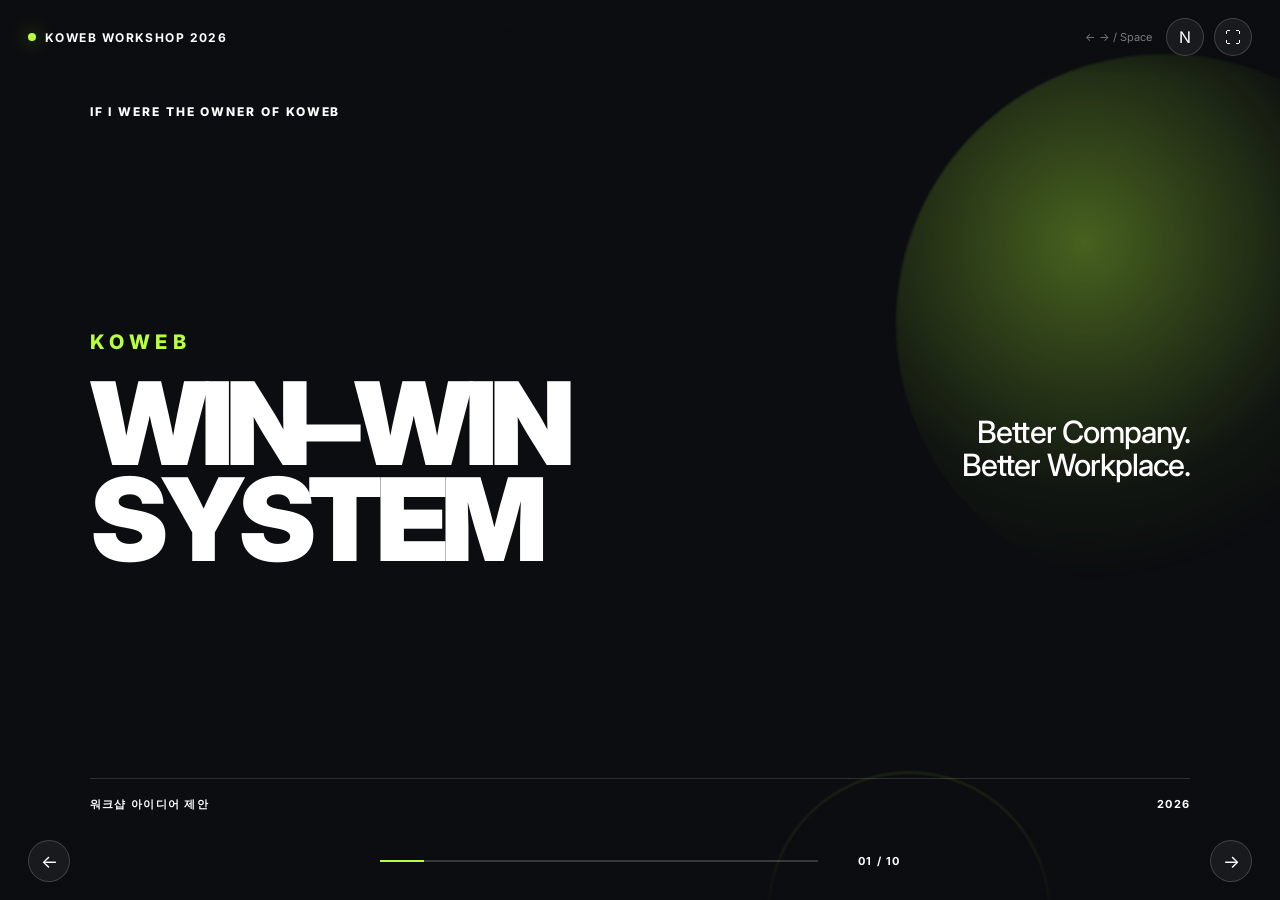
<file: index.html>
<!doctype html>
<html lang="id">
<head>
  <meta charset="utf-8" />
  <meta name="viewport" content="width=device-width, initial-scale=1" />
  <meta name="theme-color" content="#0b0d10" />
  <title>KOWEB Win-Win System</title>
  <link rel="stylesheet" href="css/style.css" />
</head>
<body>
  <div class="app">
    <header class="topbar">
      <div class="brand"><span class="brand-dot"></span>KOWEB WORKSHOP 2026</div>
      <div class="topbar-right">
        <span class="hint">← → / Space</span>
        <button class="icon-btn" id="notesBtn" aria-label="Toggle speaker notes">N</button>
        <button class="icon-btn" id="fullscreenBtn" aria-label="Fullscreen">⛶</button>
      </div>
    </header>

    <main class="deck" id="deck" aria-live="polite">

      <!-- 01 COVER -->
      <section class="slide is-active theme-dark" data-title="Cover">
        <div class="slide-inner cover-grid">
          <div class="eyebrow reveal">IF I WERE THE OWNER OF KOWEB</div>
          <div class="cover-title-wrap">
            <div class="kicker reveal delay-1">KOWEB</div>
            <h1 class="display reveal delay-2">WIN–WIN<br>SYSTEM</h1>
          </div>
          <p class="lead reveal delay-3">
            Better Company.<br>
            Better Workplace.
          </p>
          <div class="cover-footer reveal delay-4">
            <span>워크샵 아이디어 제안</span>
            <span>2026</span>
          </div>
          <div class="orb orb-a"></div>
          <div class="orb orb-b"></div>
        </div>
      </section>

      <!-- 02 PRINCIPLE -->
      <section class="slide theme-light" data-title="Principle">
        <div class="slide-inner split-layout">
          <div class="left-block">
            <span class="slide-no reveal">01</span>
            <p class="eyebrow dark reveal delay-1">THE PRINCIPLE</p>
            <h2 class="headline reveal delay-2">
              Perusahaan tumbuh.<br>
              Karyawan juga harus ikut tumbuh.
            </h2>
          </div>
          <div class="right-block">
            <div class="quote-card reveal delay-3">
              <p>
                “Saya tidak ingin membuat KOWEB yang hanya bagus untuk client,
                atau hanya nyaman untuk karyawan.”
              </p>
              <div class="quote-rule"></div>
              <strong>
                Saya ingin sistem di mana pertumbuhan perusahaan
                dan kualitas hidup kerja bisa jalan bareng.
              </strong>
            </div>
          </div>
        </div>
      </section>

      <!-- 03 PILLARS -->
      <section class="slide theme-ink" data-title="4 Pillars">
        <div class="slide-inner">
          <div class="section-head">
            <div>
              <span class="slide-no reveal">02</span>
              <p class="eyebrow reveal delay-1">THE SYSTEM</p>
            </div>
            <p class="section-caption reveal delay-2">4 area perubahan yang saling mendukung</p>
          </div>
          <div class="pillars">
            <article class="pillar reveal delay-1">
              <span>01</span>
              <h3>WORK<br>BETTER</h3>
              <p>Hybrid work<br>Focus time</p>
            </article>
            <article class="pillar reveal delay-2">
              <span>02</span>
              <h3>WORK<br>FAIR</h3>
              <p>Overtime system<br>Project reward</p>
            </article>
            <article class="pillar reveal delay-3">
              <span>03</span>
              <h3>GROW<br>BETTER</h3>
              <p>Career path<br>Growth hours</p>
            </article>
            <article class="pillar reveal delay-4">
              <span>04</span>
              <h3>WORK<br>SMARTER</h3>
              <p>Reusable system<br>Employee ideas</p>
            </article>
          </div>
        </div>
      </section>

      <!-- 04 WORK BETTER -->
      <section class="slide theme-light" data-title="Work Better">
        <div class="slide-inner">
          <div class="section-head dark-head">
            <div>
              <span class="slide-no reveal">03</span>
              <p class="eyebrow dark reveal delay-1">WORK BETTER</p>
            </div>
            <div class="big-stat reveal delay-2"><b></b><span></span></div>
          </div>

          <div class="two-col">
            <div class="feature-copy reveal delay-2">
              <h2>Hybrid work<br>yang terukur.</h2>
              <p>
                Mulai dari 2-3 hari WFH per minggu
                Berlaku jika project aman, monitoring pekerjaan
                dan komunikasi tetap aktif.
              </p>
              <div class="micro-rule"></div>
              <h4></h4>
              <p class="small"></p>
            </div>

            <div class="benefit-stack">
              <div class="benefit-card employee reveal delay-3">
                <span class="tag">EMPLOYEE</span>
                <h3>Less commute.<br>More focus.</h3>
                <p>Hemat waktu, energi, ongkos, dan punya ruang untuk deep work.</p>
              </div>
              <div class="benefit-card company reveal delay-4">
                <span class="tag">COMPANY</span>
                <h3>Better retention.<br>Better output.</h3>
                <p>Benefit tambahan tanpa menambah fixed cost besar.</p>
              </div>
            </div>
          </div>
        </div>
      </section>

      <!-- 05 WORK FAIR -->
      <section class="slide theme-accent" data-title="Work Fair">
        <div class="slide-inner">
          <div class="section-head">
            <div>
              <span class="slide-no reveal">04</span>
              <p class="eyebrow reveal delay-1">WORK FAIR</p>
            </div>
            <p class="section-caption reveal delay-2">Urgent boleh. Dianggap normal jangan.</p>
          </div>

          <div class="fair-grid">
            <div class="fair-main reveal delay-2">
              <h2>Healthy<br>Overtime System</h2>
              <p>Lembur karena urgent client, launch, atau technical issue tetap mungkin terjadi.</p>
              <div class="chips">
                <span>Overtime allowance</span>
                <span>Replacement leave</span>
                <span>Late arrival option</span>
                <span>Meal / transport</span>
              </div>
            </div>

            <div class="reward-panel reveal delay-3">
              <div class="reward-badge">+ REWARD</div>
              <h3>Project selesai,<br>tim ikut merasakan hasilnya.</h3>
              <p>
                Jika project on-time, client approve, tidak ada major issue,
                dan margin sehat: beri reward kecil atau additional leave.
              </p>
            </div>
          </div>

          <div class="bottom-insight reveal delay-4">
            <span>WHY IT MATTERS</span>
            <strong>Fairness meningkatkan ownership.</strong>
            <p>Kalau effort tambahan diakui, orang lebih willing bantu ketika benar-benar urgent.</p>
          </div>
        </div>
      </section>

      <!-- 06 GROW BETTER -->
      <section class="slide theme-light" data-title="Grow Better">
        <div class="slide-inner">
          <div class="section-head dark-head">
            <div>
              <span class="slide-no reveal">05</span>
              <p class="eyebrow dark reveal delay-1">GROW BETTER</p>
            </div>
            <p class="section-caption dark reveal delay-2">Bukan cuma “minta naik gaji” — tapi tahu cara layak naik.</p>
          </div>

          <div class="career-grid">
            <div class="career-path reveal delay-2">
              <div class="path-line"></div>
              <div class="career-node">
                <span>01</span><h4>JUNIOR</h4><p>Task + guidance</p>
              </div>
              <div class="career-node">
                <span>02</span><h4>MIDDLE</h4><p>Independent project</p>
              </div>
              <div class="career-node">
                <span>03</span><h4>SENIOR</h4><p>Complex problem + mentoring</p>
              </div>
              <div class="career-node">
                <span>04</span><h4>LEAD</h4><p>Quality + coordination</p>
              </div>
            </div>

            <div class="career-side">
              <div class="metric-box reveal delay-3">
                <b>6–12</b>
                <span>MONTH REVIEW</span>
                <p>Evaluasi periodik dengan kriteria yang jelas.</p>
              </div>
              <div class="metric-box reveal delay-4">
                <b>4</b>
                <span>HOURS / MONTH</span>
                <p>Growth Hours untuk AI, Figma, React, motion, SEO, accessibility, dll.</p>
              </div>
            </div>
          </div>
        </div>
      </section>

      <!-- 07 WORK SMARTER -->
      <section class="slide theme-ink" data-title="Work Smarter">
        <div class="slide-inner">
          <div class="section-head">
            <div>
              <span class="slide-no reveal">06</span>
              <p class="eyebrow reveal delay-1">WORK SMARTER</p>
            </div>
            <p class="section-caption reveal delay-2">Kurangi kerja repetitif. Simpan pengalaman jadi aset.</p>
          </div>

          <div class="smart-grid">
            <div class="code-card reveal delay-2">
              <div class="code-top">
                <span></span><span></span><span></span>
                <em>KOWEB UI LIBRARY</em>
              </div>
              <div class="code-lines">
                <p><i>01</i> Header / Navigation</p>
                <p><i>02</i> Swiper / Tabs / Modal</p>
                <p><i>03</i> Board / Gallery / Form</p>
                <p><i>04</i> Animation / Responsive Pattern</p>
              </div>
              <div class="code-note">reuse structure & logic — not copy design</div>
            </div>

            <div class="idea-card reveal delay-3">
              <span class="idea-label">MONTHLY IDEA</span>
              <h3>Problem → Idea → Impact</h3>
              <p>
                Semua orang boleh submit improvement kecil.
                Manajemen pilih 1 yang paling realistis untuk diuji tiap bulan.
              </p>
              <div class="idea-footer">
                <span>Owner knows the business.</span>
                <strong>Employees know the workflow.</strong>
              </div>
            </div>
          </div>
        </div>
      </section>

      <!-- 08 PILOT -->
      <section class="slide theme-light" data-title="Pilot">
        <div class="slide-inner">
          <div class="section-head dark-head">
            <div>
              <span class="slide-no reveal">07</span>
              <p class="eyebrow dark reveal delay-1">IMPLEMENTATION</p>
            </div>
            <div class="pilot-title reveal delay-2">3-MONTH PILOT</div>
          </div>

          <div class="timeline">
            <article class="timeline-item reveal delay-1">
              <div class="month">M1</div>
              <h3>WORK BETTER</h3>
              <p>WFH 2-3 hari/minggu<br>+ Focus Time</p>
            </article>
            <article class="timeline-item reveal delay-2">
              <div class="month">M2</div>
              <h3>GROW BETTER</h3>
              <p>Career framework<br>+ Growth Hours</p>
            </article>
            <article class="timeline-item reveal delay-3">
              <div class="month">M3</div>
              <h3>WORK FAIR + SMARTER</h3>
              <p>Reward pilot<br>+ UI library + idea system</p>
            </article>
          </div>

          <div class="pilot-footer reveal delay-4">
            <span>Low cost</span>
            <span>Small scope</span>
            <span>Easy to evaluate</span>
            <strong>If it works → continue. If not → adjust.</strong>
          </div>
        </div>
      </section>

      <!-- 09 SCORECARD -->
      <section class="slide theme-soft" data-title="Scorecard">
        <div class="slide-inner">
          <div class="section-head dark-head">
            <div>
              <span class="slide-no reveal">08</span>
              <p class="eyebrow dark reveal delay-1">HOW WE MEASURE IT</p>
            </div>
            <p class="section-caption dark reveal delay-2">Bukan berdasarkan feeling. Pakai data sederhana.</p>
          </div>

          <div class="score-grid">
            <div class="score-col reveal delay-2">
              <span class="score-title">COMPANY</span>
              <div class="score-row"><b>01</b><p>Project delivery</p></div>
              <div class="score-row"><b>02</b><p>Revision rate</p></div>
              <div class="score-row"><b>03</b><p>Client complaints</p></div>
              <div class="score-row"><b>04</b><p>Productivity / quality</p></div>
            </div>
            <div class="score-center reveal delay-3">
              <div class="win-ring">
                <span>WIN</span>
                <strong>↔</strong>
                <span>WIN</span>
              </div>
            </div>
            <div class="score-col reveal delay-4">
              <span class="score-title">EMPLOYEE</span>
              <div class="score-row"><b>01</b><p>Overtime frequency</p></div>
              <div class="score-row"><b>02</b><p>Workload clarity</p></div>
              <div class="score-row"><b>03</b><p>Skill growth</p></div>
              <div class="score-row"><b>04</b><p>Work satisfaction</p></div>
            </div>
          </div>
        </div>
      </section>

      <!-- 10 CLOSING -->
      <section class="slide theme-dark" data-title="Closing">
        <div class="slide-inner closing-layout">
          <p class="eyebrow reveal">THE KOWEB I WANT TO BUILD</p>
          <h2 class="closing-title reveal delay-1">
            BETTER<br>
            <span>COMPANY.</span>
          </h2>
          <h2 class="closing-title second reveal delay-2">
            BETTER<br>
            <span>PEOPLE.</span>
          </h2>
          <p class="closing-copy reveal delay-3">
            회사가 성장하면 직원도 성장하고,<br>
            직원이 성장하면 회사도 성장합니다.
          </p>
          <div class="closing-footer reveal delay-4">
            <strong>BETTER KOWEB.</strong>
            <span>감사합니다.</span>
          </div>
          <div class="closing-line"></div>
        </div>
      </section>

    </main>

    <aside class="speaker-notes" id="speakerNotes">
      <div class="notes-head">
        <strong>Speaker Notes</strong>
        <span>Press N to close</span>
      </div>
      <div id="notesText"></div>
    </aside>

    <footer class="controls">
      <button id="prevBtn" aria-label="Previous slide">←</button>
      <div class="progress-wrap">
        <div class="progress"><span id="progressBar"></span></div>
        <div class="slide-counter"><span id="currentSlide">01</span> / <span id="totalSlides">10</span></div>
      </div>
      <button id="nextBtn" aria-label="Next slide">→</button>
    </footer>
  </div>

  <script src="js/presentation.js"></script>
</body>
</html>
</file>
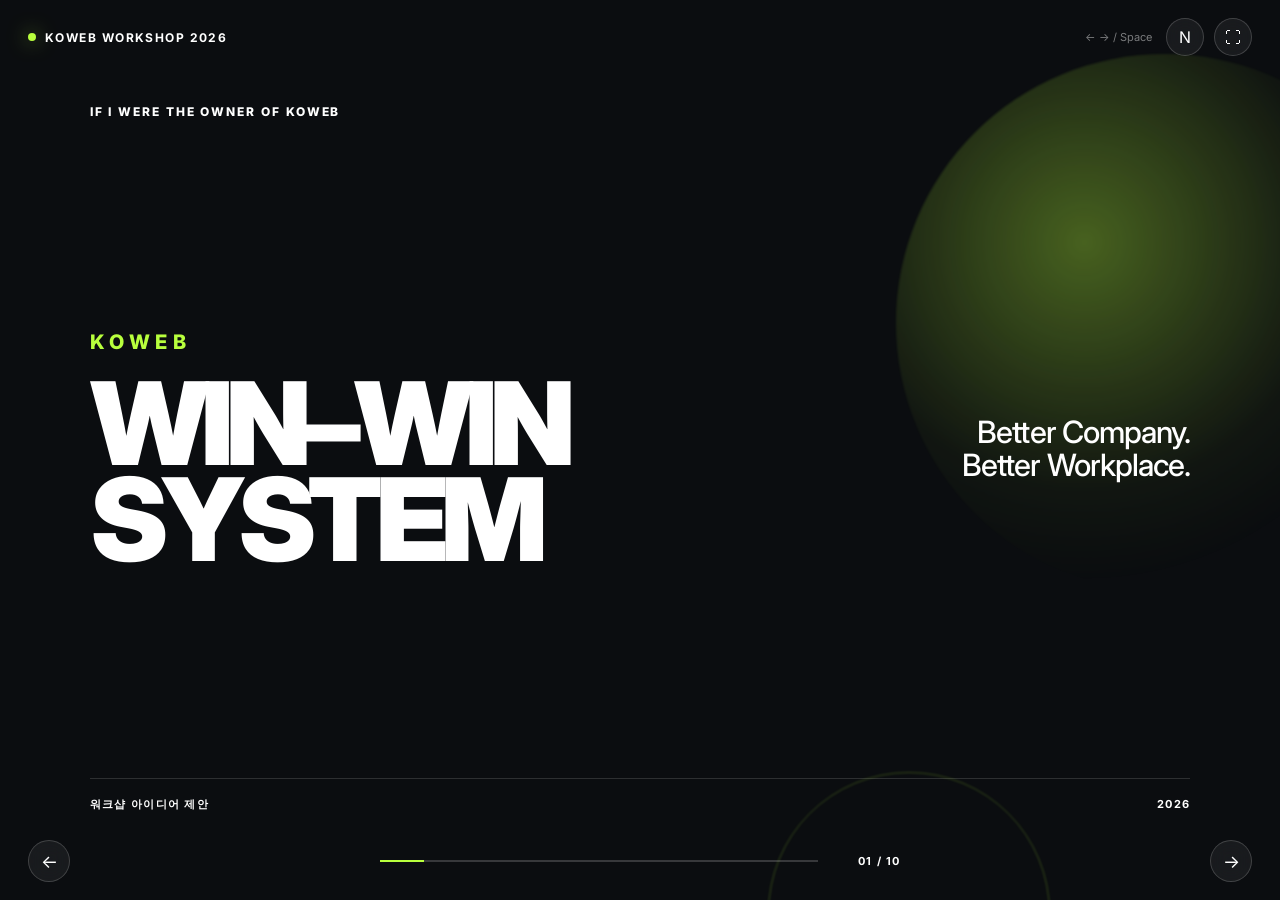
<file: koweb-winwin-presentation/index.html>
<!doctype html>
<html lang="id">
<head>
  <meta charset="utf-8" />
  <meta name="viewport" content="width=device-width, initial-scale=1" />
  <meta name="theme-color" content="#0b0d10" />
  <title>KOWEB Win-Win System</title>
  <link rel="stylesheet" href="css/style.css" />
</head>
<body>
  <div class="app">
    <header class="topbar">
      <div class="brand"><span class="brand-dot"></span>KOWEB WORKSHOP 2026</div>
      <div class="topbar-right">
        <span class="hint">← → / Space</span>
        <button class="icon-btn" id="notesBtn" aria-label="Toggle speaker notes">N</button>
        <button class="icon-btn" id="fullscreenBtn" aria-label="Fullscreen">⛶</button>
      </div>
    </header>

    <main class="deck" id="deck" aria-live="polite">

      <!-- 01 COVER -->
      <section class="slide is-active theme-dark" data-title="Cover">
        <div class="slide-inner cover-grid">
          <div class="eyebrow reveal">IF I WERE THE OWNER OF KOWEB</div>
          <div class="cover-title-wrap">
            <div class="kicker reveal delay-1">KOWEB</div>
            <h1 class="display reveal delay-2">WIN–WIN<br>SYSTEM</h1>
          </div>
          <p class="lead reveal delay-3">
            Better Company.<br>
            Better Workplace.
          </p>
          <div class="cover-footer reveal delay-4">
            <span>워크샵 아이디어 제안</span>
            <span>2026</span>
          </div>
          <div class="orb orb-a"></div>
          <div class="orb orb-b"></div>
        </div>
      </section>

      <!-- 02 PRINCIPLE -->
      <section class="slide theme-light" data-title="Principle">
        <div class="slide-inner split-layout">
          <div class="left-block">
            <span class="slide-no reveal">01</span>
            <p class="eyebrow dark reveal delay-1">THE PRINCIPLE</p>
            <h2 class="headline reveal delay-2">
              Perusahaan tumbuh.<br>
              Karyawan juga harus ikut tumbuh.
            </h2>
          </div>
          <div class="right-block">
            <div class="quote-card reveal delay-3">
              <p>
                “Saya tidak ingin membuat KOWEB yang hanya bagus untuk client,
                atau hanya nyaman untuk karyawan.”
              </p>
              <div class="quote-rule"></div>
              <strong>
                Saya ingin sistem di mana pertumbuhan perusahaan
                dan kualitas hidup kerja bisa jalan bareng.
              </strong>
            </div>
          </div>
        </div>
      </section>

      <!-- 03 PILLARS -->
      <section class="slide theme-ink" data-title="4 Pillars">
        <div class="slide-inner">
          <div class="section-head">
            <div>
              <span class="slide-no reveal">02</span>
              <p class="eyebrow reveal delay-1">THE SYSTEM</p>
            </div>
            <p class="section-caption reveal delay-2">4 area perubahan yang saling mendukung</p>
          </div>
          <div class="pillars">
            <article class="pillar reveal delay-1">
              <span>01</span>
              <h3>WORK<br>BETTER</h3>
              <p>Hybrid work<br>Focus time</p>
            </article>
            <article class="pillar reveal delay-2">
              <span>02</span>
              <h3>WORK<br>FAIR</h3>
              <p>Overtime system<br>Project reward</p>
            </article>
            <article class="pillar reveal delay-3">
              <span>03</span>
              <h3>GROW<br>BETTER</h3>
              <p>Career path<br>Growth hours</p>
            </article>
            <article class="pillar reveal delay-4">
              <span>04</span>
              <h3>WORK<br>SMARTER</h3>
              <p>Reusable system<br>Employee ideas</p>
            </article>
          </div>
        </div>
      </section>

      <!-- 04 WORK BETTER -->
      <section class="slide theme-light" data-title="Work Better">
        <div class="slide-inner">
          <div class="section-head dark-head">
            <div>
              <span class="slide-no reveal">03</span>
              <p class="eyebrow dark reveal delay-1">WORK BETTER</p>
            </div>
            <div class="big-stat reveal delay-2"><b>1</b><span>DAY / WEEK</span></div>
          </div>

          <div class="two-col">
            <div class="feature-copy reveal delay-2">
              <h2>Hybrid work<br>yang terukur.</h2>
              <p>
                Mulai dari 1 hari WFH per minggu selama 3 bulan.
                Berlaku jika project aman, tidak ada meeting penting,
                dan komunikasi tetap aktif.
              </p>
              <div class="micro-rule"></div>
              <h4>+ Focus Time</h4>
              <p class="small">2 jam tanpa meeting internal untuk pekerjaan yang butuh konsentrasi.</p>
            </div>

            <div class="benefit-stack">
              <div class="benefit-card employee reveal delay-3">
                <span class="tag">EMPLOYEE</span>
                <h3>Less commute.<br>More focus.</h3>
                <p>Hemat waktu, energi, ongkos, dan punya ruang untuk deep work.</p>
              </div>
              <div class="benefit-card company reveal delay-4">
                <span class="tag">COMPANY</span>
                <h3>Better retention.<br>Better output.</h3>
                <p>Benefit tambahan tanpa menambah fixed cost besar.</p>
              </div>
            </div>
          </div>
        </div>
      </section>

      <!-- 05 WORK FAIR -->
      <section class="slide theme-accent" data-title="Work Fair">
        <div class="slide-inner">
          <div class="section-head">
            <div>
              <span class="slide-no reveal">04</span>
              <p class="eyebrow reveal delay-1">WORK FAIR</p>
            </div>
            <p class="section-caption reveal delay-2">Urgent boleh. Dianggap normal jangan.</p>
          </div>

          <div class="fair-grid">
            <div class="fair-main reveal delay-2">
              <h2>Healthy<br>Overtime System</h2>
              <p>Lembur karena urgent client, launch, atau technical issue tetap mungkin terjadi.</p>
              <div class="chips">
                <span>Overtime allowance</span>
                <span>Replacement leave</span>
                <span>Late arrival option</span>
                <span>Meal / transport</span>
              </div>
            </div>

            <div class="reward-panel reveal delay-3">
              <div class="reward-badge">+ REWARD</div>
              <h3>Project selesai,<br>tim ikut merasakan hasilnya.</h3>
              <p>
                Jika project on-time, client approve, tidak ada major issue,
                dan margin sehat: beri reward kecil atau additional leave.
              </p>
            </div>
          </div>

          <div class="bottom-insight reveal delay-4">
            <span>WHY IT MATTERS</span>
            <strong>Fairness meningkatkan ownership.</strong>
            <p>Kalau effort tambahan diakui, orang lebih willing bantu ketika benar-benar urgent.</p>
          </div>
        </div>
      </section>

      <!-- 06 GROW BETTER -->
      <section class="slide theme-light" data-title="Grow Better">
        <div class="slide-inner">
          <div class="section-head dark-head">
            <div>
              <span class="slide-no reveal">05</span>
              <p class="eyebrow dark reveal delay-1">GROW BETTER</p>
            </div>
            <p class="section-caption dark reveal delay-2">Bukan cuma “minta naik gaji” — tapi tahu cara layak naik.</p>
          </div>

          <div class="career-grid">
            <div class="career-path reveal delay-2">
              <div class="path-line"></div>
              <div class="career-node">
                <span>01</span><h4>JUNIOR</h4><p>Task + guidance</p>
              </div>
              <div class="career-node">
                <span>02</span><h4>MIDDLE</h4><p>Independent project</p>
              </div>
              <div class="career-node">
                <span>03</span><h4>SENIOR</h4><p>Complex problem + mentoring</p>
              </div>
              <div class="career-node">
                <span>04</span><h4>LEAD</h4><p>Quality + coordination</p>
              </div>
            </div>

            <div class="career-side">
              <div class="metric-box reveal delay-3">
                <b>6–12</b>
                <span>MONTH REVIEW</span>
                <p>Evaluasi periodik dengan kriteria yang jelas.</p>
              </div>
              <div class="metric-box reveal delay-4">
                <b>4</b>
                <span>HOURS / MONTH</span>
                <p>Growth Hours untuk AI, Figma, React, motion, SEO, accessibility, dll.</p>
              </div>
            </div>
          </div>
        </div>
      </section>

      <!-- 07 WORK SMARTER -->
      <section class="slide theme-ink" data-title="Work Smarter">
        <div class="slide-inner">
          <div class="section-head">
            <div>
              <span class="slide-no reveal">06</span>
              <p class="eyebrow reveal delay-1">WORK SMARTER</p>
            </div>
            <p class="section-caption reveal delay-2">Kurangi kerja repetitif. Simpan pengalaman jadi aset.</p>
          </div>

          <div class="smart-grid">
            <div class="code-card reveal delay-2">
              <div class="code-top">
                <span></span><span></span><span></span>
                <em>KOWEB UI LIBRARY</em>
              </div>
              <div class="code-lines">
                <p><i>01</i> Header / Navigation</p>
                <p><i>02</i> Swiper / Tabs / Modal</p>
                <p><i>03</i> Board / Gallery / Form</p>
                <p><i>04</i> Animation / Responsive Pattern</p>
              </div>
              <div class="code-note">reuse structure & logic — not copy design</div>
            </div>

            <div class="idea-card reveal delay-3">
              <span class="idea-label">MONTHLY IDEA</span>
              <h3>Problem → Idea → Impact</h3>
              <p>
                Semua orang boleh submit improvement kecil.
                Manajemen pilih 1 yang paling realistis untuk diuji tiap bulan.
              </p>
              <div class="idea-footer">
                <span>Owner knows the business.</span>
                <strong>Employees know the workflow.</strong>
              </div>
            </div>
          </div>
        </div>
      </section>

      <!-- 08 PILOT -->
      <section class="slide theme-light" data-title="Pilot">
        <div class="slide-inner">
          <div class="section-head dark-head">
            <div>
              <span class="slide-no reveal">07</span>
              <p class="eyebrow dark reveal delay-1">IMPLEMENTATION</p>
            </div>
            <div class="pilot-title reveal delay-2">3-MONTH PILOT</div>
          </div>

          <div class="timeline">
            <article class="timeline-item reveal delay-1">
              <div class="month">M1</div>
              <h3>WORK BETTER</h3>
              <p>WFH 1 hari/minggu<br>+ Focus Time</p>
            </article>
            <article class="timeline-item reveal delay-2">
              <div class="month">M2</div>
              <h3>GROW BETTER</h3>
              <p>Career framework<br>+ Growth Hours</p>
            </article>
            <article class="timeline-item reveal delay-3">
              <div class="month">M3</div>
              <h3>WORK FAIR + SMARTER</h3>
              <p>Reward pilot<br>+ UI library + idea system</p>
            </article>
          </div>

          <div class="pilot-footer reveal delay-4">
            <span>Low cost</span>
            <span>Small scope</span>
            <span>Easy to evaluate</span>
            <strong>If it works → continue. If not → adjust.</strong>
          </div>
        </div>
      </section>

      <!-- 09 SCORECARD -->
      <section class="slide theme-soft" data-title="Scorecard">
        <div class="slide-inner">
          <div class="section-head dark-head">
            <div>
              <span class="slide-no reveal">08</span>
              <p class="eyebrow dark reveal delay-1">HOW WE MEASURE IT</p>
            </div>
            <p class="section-caption dark reveal delay-2">Bukan berdasarkan feeling. Pakai data sederhana.</p>
          </div>

          <div class="score-grid">
            <div class="score-col reveal delay-2">
              <span class="score-title">COMPANY</span>
              <div class="score-row"><b>01</b><p>Project delivery</p></div>
              <div class="score-row"><b>02</b><p>Revision rate</p></div>
              <div class="score-row"><b>03</b><p>Client complaints</p></div>
              <div class="score-row"><b>04</b><p>Productivity / quality</p></div>
            </div>
            <div class="score-center reveal delay-3">
              <div class="win-ring">
                <span>WIN</span>
                <strong>↔</strong>
                <span>WIN</span>
              </div>
            </div>
            <div class="score-col reveal delay-4">
              <span class="score-title">EMPLOYEE</span>
              <div class="score-row"><b>01</b><p>Overtime frequency</p></div>
              <div class="score-row"><b>02</b><p>Workload clarity</p></div>
              <div class="score-row"><b>03</b><p>Skill growth</p></div>
              <div class="score-row"><b>04</b><p>Work satisfaction</p></div>
            </div>
          </div>
        </div>
      </section>

      <!-- 10 CLOSING -->
      <section class="slide theme-dark" data-title="Closing">
        <div class="slide-inner closing-layout">
          <p class="eyebrow reveal">THE KOWEB I WANT TO BUILD</p>
          <h2 class="closing-title reveal delay-1">
            BETTER<br>
            <span>COMPANY.</span>
          </h2>
          <h2 class="closing-title second reveal delay-2">
            BETTER<br>
            <span>PEOPLE.</span>
          </h2>
          <p class="closing-copy reveal delay-3">
            회사가 성장하면 직원도 성장하고,<br>
            직원이 성장하면 회사도 성장합니다.
          </p>
          <div class="closing-footer reveal delay-4">
            <strong>BETTER KOWEB.</strong>
            <span>감사합니다.</span>
          </div>
          <div class="closing-line"></div>
        </div>
      </section>

    </main>

    <aside class="speaker-notes" id="speakerNotes">
      <div class="notes-head">
        <strong>Speaker Notes</strong>
        <span>Press N to close</span>
      </div>
      <div id="notesText"></div>
    </aside>

    <footer class="controls">
      <button id="prevBtn" aria-label="Previous slide">←</button>
      <div class="progress-wrap">
        <div class="progress"><span id="progressBar"></span></div>
        <div class="slide-counter"><span id="currentSlide">01</span> / <span id="totalSlides">10</span></div>
      </div>
      <button id="nextBtn" aria-label="Next slide">→</button>
    </footer>
  </div>

  <script src="js/presentation.js"></script>
</body>
</html>
</file>
<file: css/style.css>
@import url('https://fonts.googleapis.com/css2?family=Inter:wght@400;500;600;700;800;900&display=swap');

:root{
  --bg:#0b0d10;
  --ink:#0e1013;
  --paper:#f4f1ea;
  --soft:#e9e7df;
  --white:#fff;
  --muted:#999f9b;
  --lime:#b8ff3d;
  --line:rgba(255,255,255,.14);
  --darkline:rgba(14,16,19,.15);
  --ease:cubic-bezier(.2,.8,.2,1);
}
*{box-sizing:border-box}
html,body{margin:0;width:100%;height:100%;overflow:hidden;background:#050607;color:#fff;font-family:Inter,Pretendard,Arial,sans-serif}
button{font:inherit}
.app{width:100vw;height:100vh;position:relative;overflow:hidden;background:var(--bg)}
.topbar,.controls{position:fixed;left:0;right:0;z-index:50;display:flex;align-items:center;justify-content:space-between;padding:18px 28px;pointer-events:none}
.topbar{top:0}
.controls{bottom:0}
.brand,.topbar-right,.controls>*{pointer-events:auto}
.brand{font-size:12px;font-weight:700;letter-spacing:.12em;display:flex;align-items:center;gap:9px}
.brand-dot{width:8px;height:8px;border-radius:50%;background:var(--lime);box-shadow:0 0 20px rgba(184,255,61,.7)}
.topbar-right{display:flex;gap:10px;align-items:center}
.hint{font-size:11px;opacity:.45;margin-right:4px}
.icon-btn,.controls button{border:1px solid rgba(255,255,255,.18);background:rgba(255,255,255,.06);color:#fff;border-radius:999px;width:38px;height:38px;cursor:pointer;backdrop-filter:blur(12px);transition:.25s}
.icon-btn:hover,.controls button:hover{background:rgba(255,255,255,.14)}
.controls button{width:42px;height:42px;font-size:18px}
.progress-wrap{width:min(520px,58vw);display:flex;align-items:center;gap:18px}
.progress{height:2px;background:rgba(255,255,255,.18);flex:1;overflow:hidden}
.progress span{display:block;width:10%;height:100%;background:var(--lime);transition:width .45s var(--ease)}
.slide-counter{font-size:11px;font-weight:700;letter-spacing:.1em;min-width:64px;text-align:right}

.deck{width:100%;height:100%;position:relative}
.slide{position:absolute;inset:0;display:none;overflow:hidden}
.slide.is-active{display:block}
.slide-inner{width:100%;height:100%;padding:104px 7vw 88px;position:relative}
.theme-dark,.theme-ink{background:#0b0d10;color:#fff}
.theme-light{background:var(--paper);color:var(--ink)}
.theme-soft{background:var(--soft);color:var(--ink)}
.theme-accent{background:var(--lime);color:#0b0d10}

.eyebrow{font-size:12px;font-weight:800;letter-spacing:.16em;text-transform:uppercase}
.eyebrow.dark{color:rgba(14,16,19,.6)}
.slide-no{display:inline-block;font-size:11px;font-weight:800;border:1px solid currentColor;border-radius:999px;padding:7px 10px;opacity:.65;margin-bottom:16px}
.display{font-size:clamp(70px,9vw,150px);line-height:.83;letter-spacing:-.065em;margin:0;font-weight:900}
.headline{font-size:clamp(42px,5.2vw,86px);line-height:.98;letter-spacing:-.05em;margin:0;font-weight:800}
.lead{font-size:clamp(24px,2.4vw,42px);line-height:1.05;font-weight:500;letter-spacing:-.03em;margin:0}

.cover-grid{display:grid;grid-template-columns:1.2fr .8fr;grid-template-rows:auto 1fr auto;gap:20px}
.cover-grid>.eyebrow{grid-column:1/3}
.cover-title-wrap{align-self:center;z-index:2}
.kicker{font-size:20px;font-weight:800;letter-spacing:.28em;color:var(--lime);margin-bottom:22px}
.cover-grid .lead{align-self:center;justify-self:end;text-align:right;z-index:2}
.cover-footer{grid-column:1/3;display:flex;justify-content:space-between;font-size:11px;font-weight:700;letter-spacing:.12em;opacity:.55;border-top:1px solid var(--line);padding-top:18px}
.orb{position:absolute;border-radius:50%;filter:blur(1px)}
.orb-a{width:42vw;height:42vw;right:-12vw;top:6vh;background:radial-gradient(circle at 35% 35%,rgba(184,255,61,.5),rgba(184,255,61,.06) 50%,transparent 70%);opacity:.7}
.orb-b{width:22vw;height:22vw;right:18vw;bottom:-12vw;border:1px solid rgba(184,255,61,.25)}

.split-layout{display:grid;grid-template-columns:1.05fr .95fr;gap:8vw;align-items:center}
.left-block,.right-block{z-index:2}
.quote-card{border-top:1px solid var(--darkline);border-bottom:1px solid var(--darkline);padding:36px 0}
.quote-card p{font-size:clamp(20px,2vw,34px);line-height:1.35;letter-spacing:-.03em;margin:0 0 34px;color:rgba(14,16,19,.55)}
.quote-card strong{font-size:clamp(20px,2vw,34px);line-height:1.35;display:block;letter-spacing:-.03em}
.quote-rule{width:56px;height:4px;background:var(--ink);margin-bottom:34px}

.section-head{display:flex;justify-content:space-between;align-items:flex-end;margin-bottom:44px}
.section-caption{font-size:14px;opacity:.55;margin:0 0 3px}
.dark-head{color:var(--ink)}
.pillars{display:grid;grid-template-columns:repeat(4,1fr);gap:14px;height:64vh}
.pillar{border:1px solid var(--line);padding:24px;display:flex;flex-direction:column;justify-content:space-between;position:relative;overflow:hidden}
.pillar:after{content:"";position:absolute;width:170px;height:170px;border-radius:50%;background:rgba(184,255,61,.06);right:-70px;bottom:-70px;transition:.4s}
.pillar:hover:after{transform:scale(1.5);background:rgba(184,255,61,.12)}
.pillar>span{font-size:12px;opacity:.5}
.pillar h3{font-size:clamp(28px,3.1vw,54px);line-height:.95;letter-spacing:-.05em;margin:auto 0 24px}
.pillar p{font-size:13px;line-height:1.6;opacity:.55;margin:0}

.big-stat{display:flex;align-items:flex-end;gap:12px}
.big-stat b{font-size:62px;line-height:.8;letter-spacing:-.08em}
.big-stat span{font-size:11px;font-weight:800;letter-spacing:.1em;margin-bottom:2px}
.two-col{display:grid;grid-template-columns:.95fr 1.05fr;gap:8vw;align-items:center}
.feature-copy h2{font-size:clamp(48px,5vw,86px);line-height:.95;margin:0 0 26px;letter-spacing:-.06em}
.feature-copy>p{max-width:620px;font-size:16px;line-height:1.7;color:rgba(14,16,19,.65)}
.feature-copy h4{font-size:14px;letter-spacing:.08em;margin:18px 0 6px}
.feature-copy .small{font-size:14px}
.micro-rule{width:58px;height:3px;background:var(--ink);margin-top:30px}
.benefit-stack{display:grid;gap:14px}
.benefit-card{padding:28px;border-radius:4px;min-height:190px;display:flex;flex-direction:column;justify-content:space-between}
.benefit-card.employee{background:#11151b;color:#fff}
.benefit-card.company{background:var(--lime);color:#0d1012}
.tag{font-size:10px;font-weight:900;letter-spacing:.13em}
.benefit-card h3{font-size:30px;line-height:1.02;letter-spacing:-.04em;margin:22px 0 18px}
.benefit-card p{font-size:13px;line-height:1.5;opacity:.68;margin:0}

.fair-grid{display:grid;grid-template-columns:1.15fr .85fr;gap:18px}
.fair-main,.reward-panel{border:1px solid rgba(11,13,16,.3);padding:34px;min-height:430px}
.fair-main h2{font-size:clamp(48px,5vw,84px);line-height:.92;letter-spacing:-.06em;margin:0 0 24px}
.fair-main>p,.reward-panel>p{font-size:15px;line-height:1.65;max-width:620px}
.chips{display:flex;flex-wrap:wrap;gap:9px;margin-top:34px}
.chips span{font-size:11px;font-weight:800;border:1px solid rgba(11,13,16,.35);border-radius:999px;padding:9px 12px}
.reward-panel{background:#0b0d10;color:#fff;display:flex;flex-direction:column;justify-content:flex-end}
.reward-badge{font-size:10px;font-weight:900;letter-spacing:.14em;color:var(--lime);margin-bottom:auto}
.reward-panel h3{font-size:34px;line-height:1.03;letter-spacing:-.04em;margin:0 0 18px}
.reward-panel p{opacity:.62;margin:0}
.bottom-insight{display:grid;grid-template-columns:.5fr 1fr 1.5fr;gap:24px;align-items:center;border-top:1px solid rgba(11,13,16,.3);padding-top:20px;margin-top:20px}
.bottom-insight span{font-size:10px;font-weight:900;letter-spacing:.12em}
.bottom-insight strong{font-size:16px}
.bottom-insight p{font-size:13px;opacity:.6;margin:0}

.career-grid{display:grid;grid-template-columns:1.35fr .65fr;gap:30px;align-items:stretch}
.career-path{position:relative;padding:20px 10px 20px 34px}
.path-line{position:absolute;left:48px;top:30px;bottom:30px;width:2px;background:rgba(14,16,19,.14)}
.career-node{position:relative;padding-left:56px;margin:0 0 30px}
.career-node:last-child{margin-bottom:0}
.career-node>span{position:absolute;left:0;top:2px;width:30px;height:30px;border-radius:50%;background:var(--ink);color:#fff;display:flex;align-items:center;justify-content:center;font-size:9px;font-weight:800}
.career-node h4{font-size:18px;margin:0 0 4px;letter-spacing:.04em}
.career-node p{margin:0;font-size:13px;color:rgba(14,16,19,.55)}
.career-side{display:grid;grid-template-rows:1fr 1fr;gap:14px}
.metric-box{background:#11151b;color:#fff;padding:26px;display:grid;grid-template-columns:auto 1fr;grid-template-rows:auto auto;column-gap:14px;align-content:center}
.metric-box b{font-size:60px;line-height:.8;color:var(--lime);letter-spacing:-.06em}
.metric-box span{align-self:end;font-size:10px;font-weight:900;letter-spacing:.1em}
.metric-box p{grid-column:1/3;font-size:12px;line-height:1.5;opacity:.55;margin:22px 0 0}

.smart-grid{display:grid;grid-template-columns:1fr 1fr;gap:18px}
.code-card,.idea-card{min-height:480px}
.code-card{background:#11151b;border:1px solid var(--line);padding:0 26px 26px}
.code-top{height:54px;display:flex;align-items:center;gap:7px;border-bottom:1px solid var(--line)}
.code-top span{width:8px;height:8px;border-radius:50%;background:rgba(255,255,255,.24)}
.code-top em{margin-left:auto;font-style:normal;font-size:10px;font-weight:900;letter-spacing:.12em;color:var(--lime)}
.code-lines{padding:32px 0}
.code-lines p{font-size:18px;padding:16px 0;border-bottom:1px solid var(--line);margin:0}
.code-lines i{font-style:normal;font-size:10px;color:var(--lime);margin-right:18px}
.code-note{font-size:11px;opacity:.4}
.idea-card{background:var(--paper);color:var(--ink);padding:36px;display:flex;flex-direction:column}
.idea-label{font-size:10px;font-weight:900;letter-spacing:.14em}
.idea-card h3{font-size:48px;line-height:.95;letter-spacing:-.055em;margin:80px 0 24px}
.idea-card>p{font-size:15px;line-height:1.65;color:rgba(14,16,19,.6)}
.idea-footer{margin-top:auto;border-top:1px solid var(--darkline);padding-top:18px;font-size:12px;display:flex;justify-content:space-between;gap:20px}
.idea-footer span{opacity:.45}

.pilot-title{font-size:42px;font-weight:900;letter-spacing:-.04em}
.timeline{display:grid;grid-template-columns:repeat(3,1fr);gap:14px;margin-top:34px}
.timeline-item{border-top:5px solid var(--ink);padding:22px 18px 24px;min-height:280px;background:rgba(255,255,255,.25)}
.month{font-size:11px;font-weight:900;letter-spacing:.1em;margin-bottom:64px}
.timeline-item h3{font-size:28px;letter-spacing:-.04em;margin:0 0 18px}
.timeline-item p{font-size:14px;line-height:1.55;color:rgba(14,16,19,.6)}
.pilot-footer{display:grid;grid-template-columns:auto auto auto 1fr;gap:10px;align-items:center;margin-top:24px}
.pilot-footer span{border:1px solid var(--darkline);padding:9px 12px;border-radius:999px;font-size:10px;font-weight:800}
.pilot-footer strong{text-align:right;font-size:13px}

.score-grid{display:grid;grid-template-columns:1fr .55fr 1fr;gap:26px;align-items:center;margin-top:14px}
.score-title{font-size:11px;font-weight:900;letter-spacing:.13em;display:block;margin-bottom:20px}
.score-row{display:grid;grid-template-columns:40px 1fr;align-items:center;border-top:1px solid var(--darkline);padding:18px 0}
.score-row b{font-size:10px;opacity:.45}
.score-row p{font-size:20px;margin:0;letter-spacing:-.03em}
.score-center{display:flex;justify-content:center}
.win-ring{width:210px;height:210px;border:1px solid rgba(14,16,19,.22);border-radius:50%;display:flex;align-items:center;justify-content:center;flex-direction:column;gap:6px;background:var(--lime)}
.win-ring span{font-size:26px;font-weight:900;letter-spacing:-.04em}
.win-ring strong{font-size:26px}

.closing-layout{display:grid;grid-template-columns:1fr 1fr;grid-template-rows:auto 1fr auto;align-items:center}
.closing-layout>.eyebrow{grid-column:1/3}
.closing-title{font-size:clamp(68px,8vw,140px);line-height:.78;letter-spacing:-.07em;margin:0;align-self:center}
.closing-title span{color:var(--lime)}
.closing-title.second{text-align:right}
.closing-copy{position:absolute;left:7vw;bottom:122px;font-size:14px;line-height:1.6;opacity:.52}
.closing-footer{grid-column:1/3;display:flex;justify-content:space-between;border-top:1px solid var(--line);padding-top:18px;align-self:end}
.closing-footer strong{font-size:13px;letter-spacing:.1em}
.closing-footer span{font-size:12px;opacity:.45}
.closing-line{position:absolute;top:50%;left:50%;width:1px;height:42vh;background:var(--line);transform:translate(-50%,-50%)}

.reveal{opacity:0;transform:translateY(28px)}
.slide.is-active .reveal{animation:reveal .75s var(--ease) forwards}
.delay-1{animation-delay:.08s!important}
.delay-2{animation-delay:.16s!important}
.delay-3{animation-delay:.24s!important}
.delay-4{animation-delay:.32s!important}
@keyframes reveal{to{opacity:1;transform:none}}

.speaker-notes{position:fixed;right:26px;top:72px;bottom:72px;width:min(430px,42vw);z-index:80;background:rgba(7,8,10,.94);border:1px solid rgba(255,255,255,.15);backdrop-filter:blur(24px);padding:22px;transform:translateX(calc(100% + 40px));transition:.35s var(--ease);overflow:auto}
.speaker-notes.is-open{transform:none}
.notes-head{display:flex;justify-content:space-between;align-items:center;border-bottom:1px solid var(--line);padding-bottom:14px;margin-bottom:18px}
.notes-head strong{font-size:13px}
.notes-head span{font-size:10px;opacity:.45}
#notesText{font-size:14px;line-height:1.7;color:rgba(255,255,255,.72)}
#notesText p{margin:0 0 14px}
#notesText b{color:var(--lime)}

@media (max-width:900px){
  .slide-inner{padding:94px 5vw 86px}
  .hint{display:none}
  .cover-grid,.split-layout,.two-col,.fair-grid,.career-grid,.smart-grid,.score-grid{grid-template-columns:1fr}
  .cover-grid{grid-template-rows:auto 1fr auto auto}
  .cover-grid .lead{justify-self:start;text-align:left}
  .cover-footer{grid-column:1}
  .pillars{grid-template-columns:1fr 1fr;height:auto}
  .fair-main,.reward-panel,.code-card,.idea-card{min-height:auto}
  .score-center{display:none}
  .timeline{grid-template-columns:1fr}
  .timeline-item{min-height:auto}
  .month{margin-bottom:20px}
  .pilot-footer{grid-template-columns:1fr 1fr}
  .pilot-footer strong{text-align:left;grid-column:1/3}
  .closing-layout{grid-template-columns:1fr}
  .closing-layout>.eyebrow,.closing-footer{grid-column:1}
  .closing-title.second{text-align:left}
  .closing-line{display:none}
}

/* =========================================================
   GLOBAL UI CONTRAST
========================================================= */

.topbar,
.controls {
  transition:
    color .35s ease,
    border-color .35s ease;
}

.brand,
.hint,
.slide-counter {
  transition: color .35s ease, opacity .35s ease;
}

.icon-btn,
.controls button {
  transition:
    color .35s ease,
    background .35s ease,
    border-color .35s ease;
}

.progress {
  transition: background .35s ease;
}

/* LIGHT SLIDE UI */
body.ui-light .topbar,
body.ui-light .controls {
  color: #0e1013;
}

body.ui-light .brand {
  color: #0e1013;
}

body.ui-light .hint {
  color: rgba(14, 16, 19, .55);
}

body.ui-light .icon-btn,
body.ui-light .controls button {
  color: #0e1013;

  background: rgba(255, 255, 255, .38);

  border-color: rgba(14, 16, 19, .18);

  backdrop-filter: blur(14px);
}

body.ui-light .icon-btn:hover,
body.ui-light .controls button:hover {
  background: rgba(255, 255, 255, .75);
}

body.ui-light .slide-counter {
  color: #0e1013;
}

body.ui-light .progress {
  background: rgba(14, 16, 19, .18);
}

/* DARK SLIDE UI */
body:not(.ui-light) .topbar,
body:not(.ui-light) .controls {
  color: #fff;
}

body:not(.ui-light) .icon-btn,
body:not(.ui-light) .controls button {
  color: #fff;

  background: rgba(255, 255, 255, .06);

  border-color: rgba(255, 255, 255, .18);
}

body:not(.ui-light) .progress {
  background: rgba(255, 255, 255, .18);
}

body.ui-light .topbar {
  background:
    linear-gradient(
      to bottom,
      rgba(244,241,234,.92),
      rgba(244,241,234,0)
    );
}

body.ui-light .controls {
  background:
    linear-gradient(
      to top,
      rgba(244,241,234,.92),
      rgba(244,241,234,0)
    );
}

body:not(.ui-light) .topbar {
  background:
    linear-gradient(
      to bottom,
      rgba(11,13,16,.8),
      rgba(11,13,16,0)
    );
}

body:not(.ui-light) .controls {
  background:
    linear-gradient(
      to top,
      rgba(11,13,16,.8),
      rgba(11,13,16,0)
    );
}
</file>
<file: koweb-winwin-presentation/css/style.css>
@import url('https://fonts.googleapis.com/css2?family=Inter:wght@400;500;600;700;800;900&display=swap');

:root{
  --bg:#0b0d10;
  --ink:#0e1013;
  --paper:#f4f1ea;
  --soft:#e9e7df;
  --white:#fff;
  --muted:#999f9b;
  --lime:#b8ff3d;
  --line:rgba(255,255,255,.14);
  --darkline:rgba(14,16,19,.15);
  --ease:cubic-bezier(.2,.8,.2,1);
}
*{box-sizing:border-box}
html,body{margin:0;width:100%;height:100%;overflow:hidden;background:#050607;color:#fff;font-family:Inter,Pretendard,Arial,sans-serif}
button{font:inherit}
.app{width:100vw;height:100vh;position:relative;overflow:hidden;background:var(--bg)}
.topbar,.controls{position:fixed;left:0;right:0;z-index:50;display:flex;align-items:center;justify-content:space-between;padding:18px 28px;pointer-events:none}
.topbar{top:0}
.controls{bottom:0}
.brand,.topbar-right,.controls>*{pointer-events:auto}
.brand{font-size:12px;font-weight:700;letter-spacing:.12em;display:flex;align-items:center;gap:9px}
.brand-dot{width:8px;height:8px;border-radius:50%;background:var(--lime);box-shadow:0 0 20px rgba(184,255,61,.7)}
.topbar-right{display:flex;gap:10px;align-items:center}
.hint{font-size:11px;opacity:.45;margin-right:4px}
.icon-btn,.controls button{border:1px solid rgba(255,255,255,.18);background:rgba(255,255,255,.06);color:#fff;border-radius:999px;width:38px;height:38px;cursor:pointer;backdrop-filter:blur(12px);transition:.25s}
.icon-btn:hover,.controls button:hover{background:rgba(255,255,255,.14)}
.controls button{width:42px;height:42px;font-size:18px}
.progress-wrap{width:min(520px,58vw);display:flex;align-items:center;gap:18px}
.progress{height:2px;background:rgba(255,255,255,.18);flex:1;overflow:hidden}
.progress span{display:block;width:10%;height:100%;background:var(--lime);transition:width .45s var(--ease)}
.slide-counter{font-size:11px;font-weight:700;letter-spacing:.1em;min-width:64px;text-align:right}

.deck{width:100%;height:100%;position:relative}
.slide{position:absolute;inset:0;display:none;overflow:hidden}
.slide.is-active{display:block}
.slide-inner{width:100%;height:100%;padding:104px 7vw 88px;position:relative}
.theme-dark,.theme-ink{background:#0b0d10;color:#fff}
.theme-light{background:var(--paper);color:var(--ink)}
.theme-soft{background:var(--soft);color:var(--ink)}
.theme-accent{background:var(--lime);color:#0b0d10}

.eyebrow{font-size:12px;font-weight:800;letter-spacing:.16em;text-transform:uppercase}
.eyebrow.dark{color:rgba(14,16,19,.6)}
.slide-no{display:inline-block;font-size:11px;font-weight:800;border:1px solid currentColor;border-radius:999px;padding:7px 10px;opacity:.65;margin-bottom:16px}
.display{font-size:clamp(70px,9vw,150px);line-height:.83;letter-spacing:-.065em;margin:0;font-weight:900}
.headline{font-size:clamp(42px,5.2vw,86px);line-height:.98;letter-spacing:-.05em;margin:0;font-weight:800}
.lead{font-size:clamp(24px,2.4vw,42px);line-height:1.05;font-weight:500;letter-spacing:-.03em;margin:0}

.cover-grid{display:grid;grid-template-columns:1.2fr .8fr;grid-template-rows:auto 1fr auto;gap:20px}
.cover-grid>.eyebrow{grid-column:1/3}
.cover-title-wrap{align-self:center;z-index:2}
.kicker{font-size:20px;font-weight:800;letter-spacing:.28em;color:var(--lime);margin-bottom:22px}
.cover-grid .lead{align-self:center;justify-self:end;text-align:right;z-index:2}
.cover-footer{grid-column:1/3;display:flex;justify-content:space-between;font-size:11px;font-weight:700;letter-spacing:.12em;opacity:.55;border-top:1px solid var(--line);padding-top:18px}
.orb{position:absolute;border-radius:50%;filter:blur(1px)}
.orb-a{width:42vw;height:42vw;right:-12vw;top:6vh;background:radial-gradient(circle at 35% 35%,rgba(184,255,61,.5),rgba(184,255,61,.06) 50%,transparent 70%);opacity:.7}
.orb-b{width:22vw;height:22vw;right:18vw;bottom:-12vw;border:1px solid rgba(184,255,61,.25)}

.split-layout{display:grid;grid-template-columns:1.05fr .95fr;gap:8vw;align-items:center}
.left-block,.right-block{z-index:2}
.quote-card{border-top:1px solid var(--darkline);border-bottom:1px solid var(--darkline);padding:36px 0}
.quote-card p{font-size:clamp(20px,2vw,34px);line-height:1.35;letter-spacing:-.03em;margin:0 0 34px;color:rgba(14,16,19,.55)}
.quote-card strong{font-size:clamp(20px,2vw,34px);line-height:1.35;display:block;letter-spacing:-.03em}
.quote-rule{width:56px;height:4px;background:var(--ink);margin-bottom:34px}

.section-head{display:flex;justify-content:space-between;align-items:flex-end;margin-bottom:44px}
.section-caption{font-size:14px;opacity:.55;margin:0 0 3px}
.dark-head{color:var(--ink)}
.pillars{display:grid;grid-template-columns:repeat(4,1fr);gap:14px;height:64vh}
.pillar{border:1px solid var(--line);padding:24px;display:flex;flex-direction:column;justify-content:space-between;position:relative;overflow:hidden}
.pillar:after{content:"";position:absolute;width:170px;height:170px;border-radius:50%;background:rgba(184,255,61,.06);right:-70px;bottom:-70px;transition:.4s}
.pillar:hover:after{transform:scale(1.5);background:rgba(184,255,61,.12)}
.pillar>span{font-size:12px;opacity:.5}
.pillar h3{font-size:clamp(28px,3.1vw,54px);line-height:.95;letter-spacing:-.05em;margin:auto 0 24px}
.pillar p{font-size:13px;line-height:1.6;opacity:.55;margin:0}

.big-stat{display:flex;align-items:flex-end;gap:12px}
.big-stat b{font-size:62px;line-height:.8;letter-spacing:-.08em}
.big-stat span{font-size:11px;font-weight:800;letter-spacing:.1em;margin-bottom:2px}
.two-col{display:grid;grid-template-columns:.95fr 1.05fr;gap:8vw;align-items:center}
.feature-copy h2{font-size:clamp(48px,5vw,86px);line-height:.95;margin:0 0 26px;letter-spacing:-.06em}
.feature-copy>p{max-width:620px;font-size:16px;line-height:1.7;color:rgba(14,16,19,.65)}
.feature-copy h4{font-size:14px;letter-spacing:.08em;margin:18px 0 6px}
.feature-copy .small{font-size:14px}
.micro-rule{width:58px;height:3px;background:var(--ink);margin-top:30px}
.benefit-stack{display:grid;gap:14px}
.benefit-card{padding:28px;border-radius:4px;min-height:190px;display:flex;flex-direction:column;justify-content:space-between}
.benefit-card.employee{background:#11151b;color:#fff}
.benefit-card.company{background:var(--lime);color:#0d1012}
.tag{font-size:10px;font-weight:900;letter-spacing:.13em}
.benefit-card h3{font-size:30px;line-height:1.02;letter-spacing:-.04em;margin:22px 0 18px}
.benefit-card p{font-size:13px;line-height:1.5;opacity:.68;margin:0}

.fair-grid{display:grid;grid-template-columns:1.15fr .85fr;gap:18px}
.fair-main,.reward-panel{border:1px solid rgba(11,13,16,.3);padding:34px;min-height:430px}
.fair-main h2{font-size:clamp(48px,5vw,84px);line-height:.92;letter-spacing:-.06em;margin:0 0 24px}
.fair-main>p,.reward-panel>p{font-size:15px;line-height:1.65;max-width:620px}
.chips{display:flex;flex-wrap:wrap;gap:9px;margin-top:34px}
.chips span{font-size:11px;font-weight:800;border:1px solid rgba(11,13,16,.35);border-radius:999px;padding:9px 12px}
.reward-panel{background:#0b0d10;color:#fff;display:flex;flex-direction:column;justify-content:flex-end}
.reward-badge{font-size:10px;font-weight:900;letter-spacing:.14em;color:var(--lime);margin-bottom:auto}
.reward-panel h3{font-size:34px;line-height:1.03;letter-spacing:-.04em;margin:0 0 18px}
.reward-panel p{opacity:.62;margin:0}
.bottom-insight{display:grid;grid-template-columns:.5fr 1fr 1.5fr;gap:24px;align-items:center;border-top:1px solid rgba(11,13,16,.3);padding-top:20px;margin-top:20px}
.bottom-insight span{font-size:10px;font-weight:900;letter-spacing:.12em}
.bottom-insight strong{font-size:16px}
.bottom-insight p{font-size:13px;opacity:.6;margin:0}

.career-grid{display:grid;grid-template-columns:1.35fr .65fr;gap:30px;align-items:stretch}
.career-path{position:relative;padding:20px 10px 20px 34px}
.path-line{position:absolute;left:48px;top:30px;bottom:30px;width:2px;background:rgba(14,16,19,.14)}
.career-node{position:relative;padding-left:56px;margin:0 0 30px}
.career-node:last-child{margin-bottom:0}
.career-node>span{position:absolute;left:0;top:2px;width:30px;height:30px;border-radius:50%;background:var(--ink);color:#fff;display:flex;align-items:center;justify-content:center;font-size:9px;font-weight:800}
.career-node h4{font-size:18px;margin:0 0 4px;letter-spacing:.04em}
.career-node p{margin:0;font-size:13px;color:rgba(14,16,19,.55)}
.career-side{display:grid;grid-template-rows:1fr 1fr;gap:14px}
.metric-box{background:#11151b;color:#fff;padding:26px;display:grid;grid-template-columns:auto 1fr;grid-template-rows:auto auto;column-gap:14px;align-content:center}
.metric-box b{font-size:60px;line-height:.8;color:var(--lime);letter-spacing:-.06em}
.metric-box span{align-self:end;font-size:10px;font-weight:900;letter-spacing:.1em}
.metric-box p{grid-column:1/3;font-size:12px;line-height:1.5;opacity:.55;margin:22px 0 0}

.smart-grid{display:grid;grid-template-columns:1fr 1fr;gap:18px}
.code-card,.idea-card{min-height:480px}
.code-card{background:#11151b;border:1px solid var(--line);padding:0 26px 26px}
.code-top{height:54px;display:flex;align-items:center;gap:7px;border-bottom:1px solid var(--line)}
.code-top span{width:8px;height:8px;border-radius:50%;background:rgba(255,255,255,.24)}
.code-top em{margin-left:auto;font-style:normal;font-size:10px;font-weight:900;letter-spacing:.12em;color:var(--lime)}
.code-lines{padding:32px 0}
.code-lines p{font-size:18px;padding:16px 0;border-bottom:1px solid var(--line);margin:0}
.code-lines i{font-style:normal;font-size:10px;color:var(--lime);margin-right:18px}
.code-note{font-size:11px;opacity:.4}
.idea-card{background:var(--paper);color:var(--ink);padding:36px;display:flex;flex-direction:column}
.idea-label{font-size:10px;font-weight:900;letter-spacing:.14em}
.idea-card h3{font-size:48px;line-height:.95;letter-spacing:-.055em;margin:80px 0 24px}
.idea-card>p{font-size:15px;line-height:1.65;color:rgba(14,16,19,.6)}
.idea-footer{margin-top:auto;border-top:1px solid var(--darkline);padding-top:18px;font-size:12px;display:flex;justify-content:space-between;gap:20px}
.idea-footer span{opacity:.45}

.pilot-title{font-size:42px;font-weight:900;letter-spacing:-.04em}
.timeline{display:grid;grid-template-columns:repeat(3,1fr);gap:14px;margin-top:34px}
.timeline-item{border-top:5px solid var(--ink);padding:22px 18px 24px;min-height:280px;background:rgba(255,255,255,.25)}
.month{font-size:11px;font-weight:900;letter-spacing:.1em;margin-bottom:64px}
.timeline-item h3{font-size:28px;letter-spacing:-.04em;margin:0 0 18px}
.timeline-item p{font-size:14px;line-height:1.55;color:rgba(14,16,19,.6)}
.pilot-footer{display:grid;grid-template-columns:auto auto auto 1fr;gap:10px;align-items:center;margin-top:24px}
.pilot-footer span{border:1px solid var(--darkline);padding:9px 12px;border-radius:999px;font-size:10px;font-weight:800}
.pilot-footer strong{text-align:right;font-size:13px}

.score-grid{display:grid;grid-template-columns:1fr .55fr 1fr;gap:26px;align-items:center;margin-top:14px}
.score-title{font-size:11px;font-weight:900;letter-spacing:.13em;display:block;margin-bottom:20px}
.score-row{display:grid;grid-template-columns:40px 1fr;align-items:center;border-top:1px solid var(--darkline);padding:18px 0}
.score-row b{font-size:10px;opacity:.45}
.score-row p{font-size:20px;margin:0;letter-spacing:-.03em}
.score-center{display:flex;justify-content:center}
.win-ring{width:210px;height:210px;border:1px solid rgba(14,16,19,.22);border-radius:50%;display:flex;align-items:center;justify-content:center;flex-direction:column;gap:6px;background:var(--lime)}
.win-ring span{font-size:26px;font-weight:900;letter-spacing:-.04em}
.win-ring strong{font-size:26px}

.closing-layout{display:grid;grid-template-columns:1fr 1fr;grid-template-rows:auto 1fr auto;align-items:center}
.closing-layout>.eyebrow{grid-column:1/3}
.closing-title{font-size:clamp(68px,8vw,140px);line-height:.78;letter-spacing:-.07em;margin:0;align-self:center}
.closing-title span{color:var(--lime)}
.closing-title.second{text-align:right}
.closing-copy{position:absolute;left:7vw;bottom:122px;font-size:14px;line-height:1.6;opacity:.52}
.closing-footer{grid-column:1/3;display:flex;justify-content:space-between;border-top:1px solid var(--line);padding-top:18px;align-self:end}
.closing-footer strong{font-size:13px;letter-spacing:.1em}
.closing-footer span{font-size:12px;opacity:.45}
.closing-line{position:absolute;top:50%;left:50%;width:1px;height:42vh;background:var(--line);transform:translate(-50%,-50%)}

.reveal{opacity:0;transform:translateY(28px)}
.slide.is-active .reveal{animation:reveal .75s var(--ease) forwards}
.delay-1{animation-delay:.08s!important}
.delay-2{animation-delay:.16s!important}
.delay-3{animation-delay:.24s!important}
.delay-4{animation-delay:.32s!important}
@keyframes reveal{to{opacity:1;transform:none}}

.speaker-notes{position:fixed;right:26px;top:72px;bottom:72px;width:min(430px,42vw);z-index:80;background:rgba(7,8,10,.94);border:1px solid rgba(255,255,255,.15);backdrop-filter:blur(24px);padding:22px;transform:translateX(calc(100% + 40px));transition:.35s var(--ease);overflow:auto}
.speaker-notes.is-open{transform:none}
.notes-head{display:flex;justify-content:space-between;align-items:center;border-bottom:1px solid var(--line);padding-bottom:14px;margin-bottom:18px}
.notes-head strong{font-size:13px}
.notes-head span{font-size:10px;opacity:.45}
#notesText{font-size:14px;line-height:1.7;color:rgba(255,255,255,.72)}
#notesText p{margin:0 0 14px}
#notesText b{color:var(--lime)}

@media (max-width:900px){
  .slide-inner{padding:94px 5vw 86px}
  .hint{display:none}
  .cover-grid,.split-layout,.two-col,.fair-grid,.career-grid,.smart-grid,.score-grid{grid-template-columns:1fr}
  .cover-grid{grid-template-rows:auto 1fr auto auto}
  .cover-grid .lead{justify-self:start;text-align:left}
  .cover-footer{grid-column:1}
  .pillars{grid-template-columns:1fr 1fr;height:auto}
  .fair-main,.reward-panel,.code-card,.idea-card{min-height:auto}
  .score-center{display:none}
  .timeline{grid-template-columns:1fr}
  .timeline-item{min-height:auto}
  .month{margin-bottom:20px}
  .pilot-footer{grid-template-columns:1fr 1fr}
  .pilot-footer strong{text-align:left;grid-column:1/3}
  .closing-layout{grid-template-columns:1fr}
  .closing-layout>.eyebrow,.closing-footer{grid-column:1}
  .closing-title.second{text-align:left}
  .closing-line{display:none}
}
</file>
